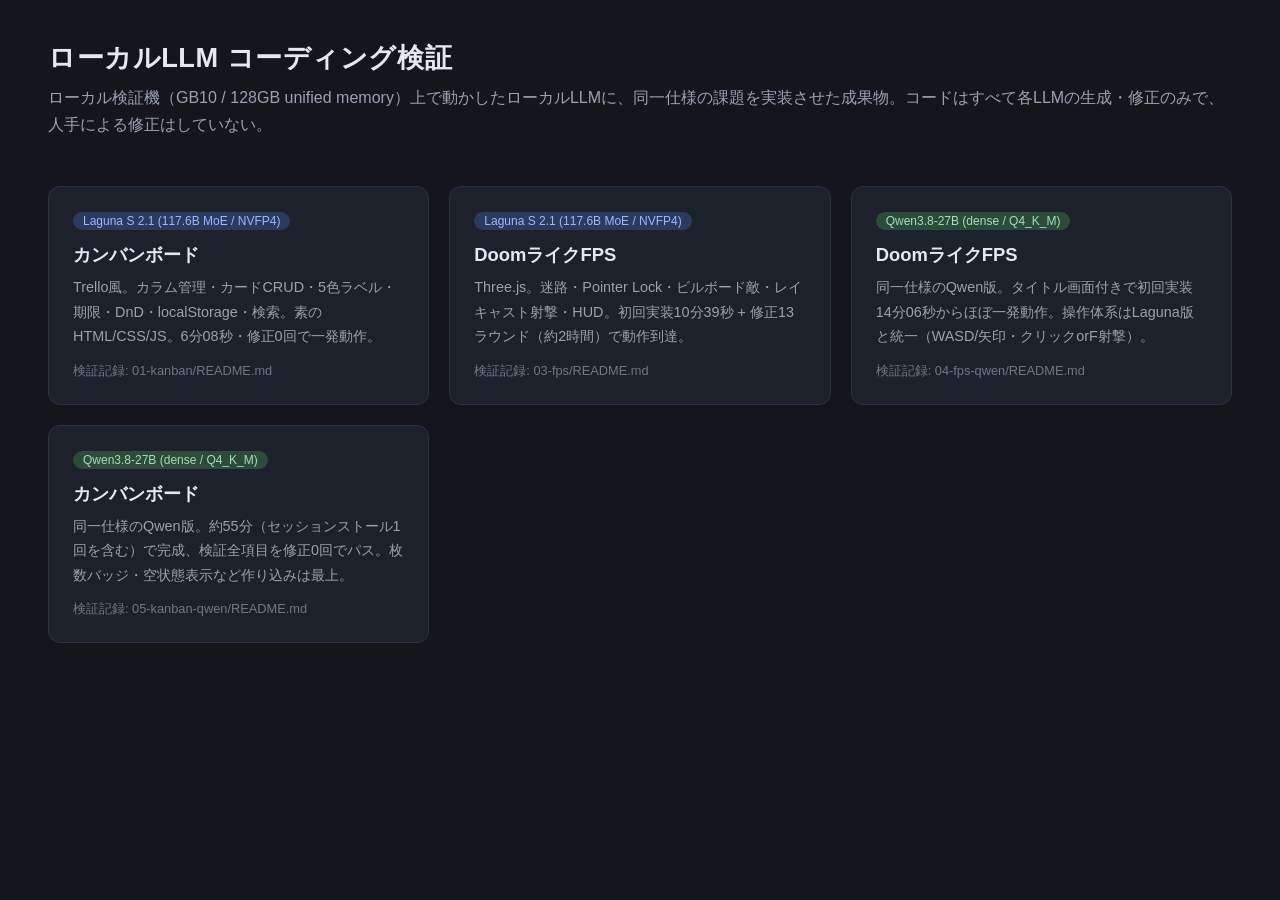
<file: index.html>
<!DOCTYPE html>
<html lang="ja">
<head>
<meta charset="UTF-8">
<meta name="viewport" content="width=device-width, initial-scale=1.0">
<title>ローカルLLM コーディング検証</title>
<style>
  * { margin: 0; padding: 0; box-sizing: border-box; }
  body { font-family: "Hiragino Sans", "Noto Sans JP", sans-serif; background: #14161c; color: #e6e8ee; min-height: 100vh; }
  header { padding: 40px 48px 8px; }
  h1 { font-size: 1.7rem; letter-spacing: .02em; }
  header p { color: #9aa1b0; margin-top: 8px; line-height: 1.7; }
  main { padding: 24px 48px 56px; max-width: 1600px; }
  .grid { display: grid; grid-template-columns: repeat(auto-fit, minmax(320px, 1fr)); gap: 20px; margin-top: 16px; }
  .card { display: block; background: #1d212b; border: 1px solid #2c3240; border-radius: 12px; padding: 24px; text-decoration: none; color: inherit; transition: border-color .15s, transform .15s; }
  .card:hover { border-color: #5b7cfa; transform: translateY(-2px); }
  .tag { display: inline-block; font-size: .75rem; padding: 2px 10px; border-radius: 999px; margin-bottom: 12px; }
  .laguna { background: #2b3a5e; color: #9db8ff; }
  .qwen { background: #2e4a3a; color: #9fe0b8; }
  .card h2 { font-size: 1.15rem; margin-bottom: 8px; }
  .card p { color: #9aa1b0; font-size: .9rem; line-height: 1.7; }
  .readme { margin-top: 14px; font-size: .8rem; color: #6f7789; }
</style>
</head>
<body>
<header>
  <h1>ローカルLLM コーディング検証</h1>
  <p>ローカル検証機（GB10 / 128GB unified memory）上で動かしたローカルLLMに、同一仕様の課題を実装させた成果物。コードはすべて各LLMの生成・修正のみで、人手による修正はしていない。</p>
</header>
<main>
  <div class="grid">
    <a class="card" href="01-kanban/">
      <span class="tag laguna">Laguna S 2.1 (117.6B MoE / NVFP4)</span>
      <h2>カンバンボード</h2>
      <p>Trello風。カラム管理・カードCRUD・5色ラベル・期限・DnD・localStorage・検索。素のHTML/CSS/JS。6分08秒・修正0回で一発動作。</p>
      <div class="readme">検証記録: 01-kanban/README.md</div>
    </a>
    <a class="card" href="03-fps/">
      <span class="tag laguna">Laguna S 2.1 (117.6B MoE / NVFP4)</span>
      <h2>DoomライクFPS</h2>
      <p>Three.js。迷路・Pointer Lock・ビルボード敵・レイキャスト射撃・HUD。初回実装10分39秒 + 修正13ラウンド（約2時間）で動作到達。</p>
      <div class="readme">検証記録: 03-fps/README.md</div>
    </a>
    <a class="card" href="04-fps-qwen/">
      <span class="tag qwen">Qwen3.8-27B (dense / Q4_K_M)</span>
      <h2>DoomライクFPS</h2>
      <p>同一仕様のQwen版。タイトル画面付きで初回実装14分06秒からほぼ一発動作。操作体系はLaguna版と統一（WASD/矢印・クリックorF射撃）。</p>
      <div class="readme">検証記録: 04-fps-qwen/README.md</div>
    </a>
    <a class="card" href="05-kanban-qwen/">
      <span class="tag qwen">Qwen3.8-27B (dense / Q4_K_M)</span>
      <h2>カンバンボード</h2>
      <p>同一仕様のQwen版。約55分（セッションストール1回を含む）で完成、検証全項目を修正0回でパス。枚数バッジ・空状態表示など作り込みは最上。</p>
      <div class="readme">検証記録: 05-kanban-qwen/README.md</div>
    </a>
  </div>
</main>
</body>
</html>
</file>
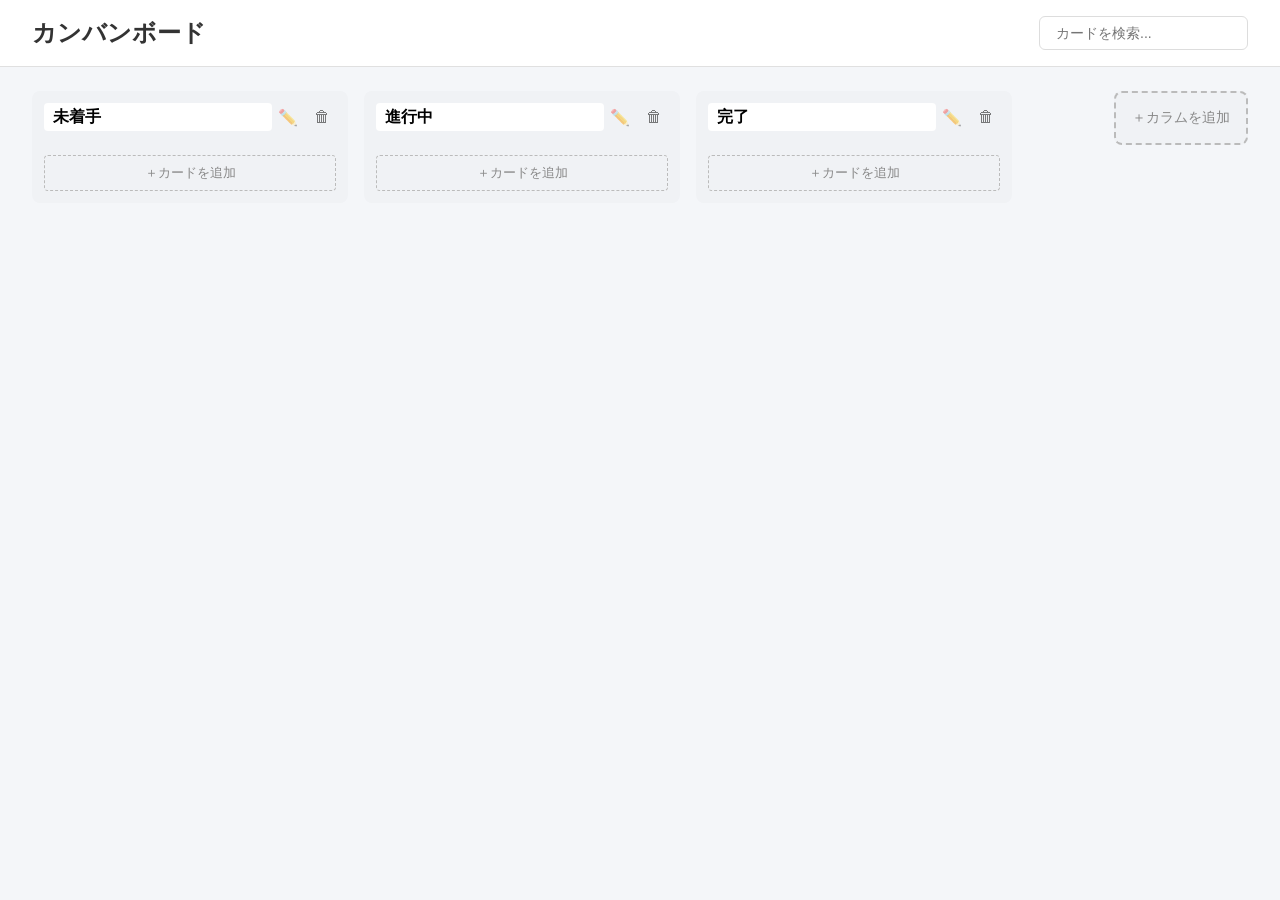
<file: 01-kanban/index.html>
<!DOCTYPE html>
<html lang="ja">
<head>
    <meta charset="UTF-8">
    <meta name="viewport" content="width=device-width, initial-scale=1.0">
    <title>カンバンボード</title>
    <link rel="stylesheet" href="style.css">
</head>
<body>
    <header class="header">
        <h1>カンバンボード</h1>
        <input type="text" id="searchBox" placeholder="カードを検索..." class="search-box">
    </header>

    <main class="board-container">
        <div class="columns" id="columns">
            <!-- Columns will be dynamically added here -->
        </div>
        <button id="addColumnBtn" class="add-column-btn">＋カラムを追加</button>
    </main>

    <!-- Column dialog -->
    <dialog id="columnDialog" class="dialog">
        <form method="dialog" class="dialog-form">
            <h2 id="columnDialogTitle">カラムを追加</h2>
            <input type="text" id="columnNameInput" placeholder="カラム名" class="dialog-input">
            <div class="dialog-actions">
                <button type="button" id="columnCancelBtn" class="btn btn-secondary">キャンセル</button>
                <button type="submit" id="columnSubmitBtn" class="btn btn-primary">OK</button>
            </div>
        </form>
    </dialog>

    <!-- Card dialog -->
    <dialog id="cardDialog" class="dialog">
        <form method="dialog" class="dialog-form">
            <h2 id="cardDialogTitle">カードを追加</h2>
            <input type="text" id="cardTitleInput" placeholder="タイトル" class="dialog-input">
            <textarea id="cardDescriptionInput" placeholder="詳細説明" class="dialog-textarea"></textarea>
            <div class="label-selector">
                <span>ラベル色:</span>
                <button type="button" class="label-option" data-label="label-red" data-label-name="赤">赤</button>
                <button type="button" class="label-option" data-label="label-orange" data-label-name="橙">橙</button>
                <button type="button" class="label-option" data-label="label-yellow" data-label-name="黄">黄</button>
                <button type="button" class="label-option" data-label="label-green" data-label-name="緑">緑</button>
                <button type="button" class="label-option" data-label="label-blue" data-label-name="青">青</button>
            </div>
            <div class="due-date-selector">
                <label>期限日: <input type="date" id="cardDueDateInput"></label>
            </div>
            <div class="dialog-actions">
                <button type="button" id="cardCancelBtn" class="btn btn-secondary">キャンセル</button>
                <button type="submit" id="cardSubmitBtn" class="btn btn-primary">OK</button>
            </div>
        </form>
    </dialog>

    <script src="app.js"></script>
</body>
</html>
</file>
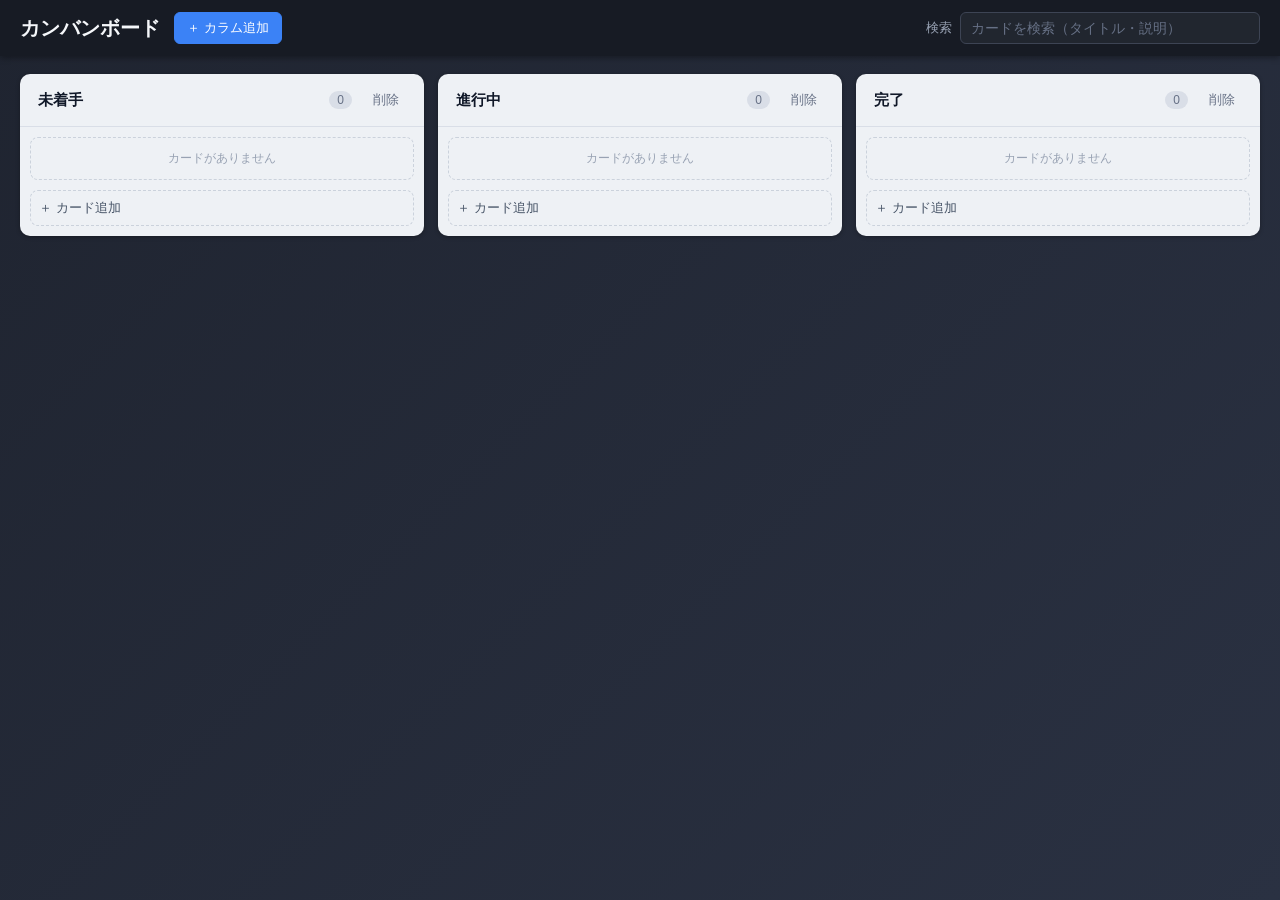
<file: 05-kanban-qwen/index.html>
<!DOCTYPE html>
<html lang="ja">
<head>
<meta charset="UTF-8">
<meta name="viewport" content="width=device-width, initial-scale=1.0">
<title>カンバンボード</title>
<link rel="stylesheet" href="style.css">
</head>
<body>
<header class="app-header">
  <div class="app-title">
    <h1>カンバンボード</h1>
    <button id="add-column-btn" class="btn btn-secondary">＋ カラム追加</button>
  </div>
  <div class="search-box">
    <label for="search-input">検索</label>
    <input type="search" id="search-input" placeholder="カードを検索（タイトル・説明）">
  </div>
</header>

<main id="board" class="board" aria-label="カンバンボード"></main>

<dialog id="card-dialog" class="card-dialog">
  <form id="card-form">
    <input type="hidden" id="card-id">
    <h2 id="card-dialog-title">新規カード</h2>
    <label>タイトル
      <input type="text" id="card-title" required>
    </label>
    <label>詳細説明
      <textarea id="card-desc" rows="4"></textarea>
    </label>
    <label>ラベル色
      <select id="card-label">
        <option value="">なし</option>
      </select>
    </label>
    <label>期限日
      <input type="date" id="card-due">
    </label>
    <div class="dialog-actions">
      <button type="button" class="btn btn-danger" id="card-delete-btn">削除</button>
      <button type="button" class="btn" id="card-cancel-btn">キャンセル</button>
      <button type="submit" class="btn btn-primary">保存</button>
    </div>
  </form>
</dialog>

<script src="app.js"></script>
</body>
</html>
</file>
<file: 01-kanban/style.css>
* {
    margin: 0;
    padding: 0;
    box-sizing: border-box;
}

body {
    font-family: -apple-system, BlinkMacSystemFont, 'Segoe UI', Roboto, 'Helvetica Neue', Arial, sans-serif;
    background: #f4f6f9;
    color: #333;
    min-height: 100vh;
}

.header {
    display: flex;
    align-items: center;
    justify-content: space-between;
    padding: 16px 32px;
    background: #fff;
    border-bottom: 1px solid #e0e0e0;
    gap: 16px;
}

.header h1 {
    font-size: 24px;
    font-weight: 600;
}

.search-box {
    padding: 8px 16px;
    border: 1px solid #ddd;
    border-radius: 6px;
    font-size: 14px;
    min-width: 200px;
}

.board-container {
    display: flex;
    gap: 16px;
    padding: 24px 32px;
    overflow-x: auto;
    align-items: flex-start;
    min-height: calc(100vh - 80px);
}

.columns {
    display: flex;
    gap: 16px;
    flex: 1;
    min-width: fit-content;
}

.column {
    background: #f0f2f5;
    border-radius: 8px;
    padding: 12px;
    min-width: 280px;
    max-width: 320px;
    display: flex;
    flex-direction: column;
    gap: 8px;
}

.column-header {
    display: flex;
    align-items: center;
    justify-content: space-between;
    margin-bottom: 8px;
}

.column-title {
    font-size: 16px;
    font-weight: 600;
    flex: 1;
    padding: 4px 8px;
    border: 1px solid transparent;
    border-radius: 4px;
}

.column-title:focus {
    outline: 2px solid #007bff;
    border-color: #007bff;
}

.column-menu {
    display: flex;
    gap: 4px;
}

.column-menu button {
    background: none;
    border: none;
    font-size: 16px;
    cursor: pointer;
    padding: 2px 6px;
    border-radius: 4px;
    opacity: 0.5;
    transition: opacity 0.2s;
}

.column-menu button:hover {
    opacity: 1;
    background: #e0e0e0;
}

.cards-container {
    display: flex;
    flex-direction: column;
    gap: 8px;
    flex: 1;
    min-height: 0;
}

.card {
    background: #fff;
    border-radius: 6px;
    padding: 12px;
    border-left: 4px solid #ccc;
    cursor: grab;
    transition: box-shadow 0.2s;
}

.card:hover {
    box-shadow: 0 2px 8px rgba(0,0,0,0.15);
}

.card.dragging {
    opacity: 0.5;
}

.card-header {
    display: flex;
    justify-content: space-between;
    align-items: flex-start;
    margin-bottom: 4px;
}

.card-title {
    font-size: 14px;
    font-weight: 600;
    flex: 1;
    word-break: break-word;
}

.card-title.edit-input {
    width: 100%;
    font-size: 14px;
    border: 1px solid #ddd;
    border-radius: 4px;
    padding: 4px;
}

.card-description {
    font-size: 12px;
    color: #666;
    margin-bottom: 8px;
    word-break: break-word;
}

.card-description.edit-textarea {
    width: 100%;
    font-size: 12px;
    border: 1px solid #ddd;
    border-radius: 4px;
    padding: 4px;
    resize: vertical;
    min-height: 60px;
}

.card-footer {
    display: flex;
    justify-content: space-between;
    align-items: center;
}

.card-actions {
    display: flex;
    gap: 4px;
}

.card-actions button {
    background: none;
    border: none;
    font-size: 14px;
    cursor: pointer;
    padding: 2px 6px;
    border-radius: 4px;
}

.card-due-date {
    font-size: 11px;
    color: #888;
}

.card.overdue .card-due-date {
    color: #e53935;
    font-weight: bold;
}

.card.overdue {
    background: #fff5f5;
    border-left-color: #e53935;
}

.card-label {
    display: inline-block;
    width: 12px;
    height: 12px;
    border-radius: 50%;
    margin-right: 4px;
}

.label-red { background: #e53935; }
.label-orange { background: #fb8c00; }
.label-yellow { background: #fdd835; }
.label-green { background: #43a047; }
.label-blue { background: #1e88e5; }

.column-label {
    display: flex;
    align-items: center;
    gap: 4px;
    font-size: 11px;
    color: #666;
    margin-bottom: 4px;
}

.add-card-btn {
    background: none;
    border: 1px dashed #bbb;
    border-radius: 4px;
    padding: 8px;
    font-size: 13px;
    color: #888;
    cursor: pointer;
    text-align: center;
    transition: all 0.2s;
}

.add-card-btn:hover {
    background: #e0e0e0;
    color: #333;
}

.add-column-btn {
    background: #f0f2f5;
    border: 2px dashed #bbb;
    border-radius: 8px;
    padding: 16px;
    font-size: 14px;
    color: #888;
    cursor: pointer;
    text-align: center;
    min-width: 100px;
    align-self: flex-start;
    transition: all 0.2s;
}

.add-column-btn:hover {
    background: #e0e0e0;
    color: #333;
    border-color: #999;
}

.dialog {
    border: none;
    border-radius: 8px;
    padding: 0;
}

.dialog::backdrop {
    background: rgba(0,0,0,0.5);
}

.dialog-form {
    padding: 20px;
    display: flex;
    flex-direction: column;
    gap: 12px;
}

.dialog h2 {
    font-size: 18px;
    margin-bottom: 8px;
}

.dialog-input {
    padding: 8px 12px;
    border: 1px solid #ddd;
    border-radius: 6px;
    font-size: 14px;
}

.dialog-textarea {
    padding: 8px 12px;
    border: 1px solid #ddd;
    border-radius: 6px;
    font-size: 14px;
    resize: vertical;
    min-height: 100px;
}

.label-selector {
    display: flex;
    gap: 6px;
    align-items: center;
    flex-wrap: wrap;
}

.label-option {
    border: 2px solid transparent;
    border-radius: 50%;
    width: 28px;
    height: 28px;
    cursor: pointer;
    font-size: 10px;
    display: flex;
    align-items: center;
    justify-content: center;
    opacity: 0.4;
    transition: all 0.2s;
}

.label-option.selected {
    opacity: 1;
    transform: scale(1.2);
}

.label-option.label-red { background: #e53935; }
.label-option.label-orange { background: #fb8c00; }
.label-option.label-yellow { background: #fdd835; }
.label-option.label-green { background: #43a047; }
.label-option.label-blue { background: #1e88e5; }

.due-date-selector {
    display: flex;
    align-items: center;
    gap: 8px;
}

.due-date-selector input {
    border: 1px solid #ddd;
    border-radius: 4px;
    padding: 4px 8px;
    font-size: 13px;
}

.dialog-actions {
    display: flex;
    justify-content: flex-end;
    gap: 8px;
    margin-top: 8px;
}

.btn {
    padding: 8px 16px;
    border: none;
    border-radius: 6px;
    font-size: 14px;
    cursor: pointer;
    transition: background 0.2s;
}

.btn-primary {
    background: #007bff;
    color: #fff;
}

.btn-primary:hover {
    background: #0069d9;
}

.btn-secondary {
    background: #f0f0f0;
    color: #555;
}

.btn-secondary:hover {
    background: #e0e0e0;
}
</file>
<file: 05-kanban-qwen/style.css>
* {
  box-sizing: border-box;
}

html,
body {
  margin: 0;
  height: 100%;
}

body {
  font-family: "Hiragino Kaku Gothic ProN", "Hiragino Sans", "Yu Gothic", Meiryo, sans-serif;
  background: linear-gradient(135deg, #1f2430 0%, #2a3142 100%);
  color: #1f2933;
  display: flex;
  flex-direction: column;
}

.app-header {
  display: flex;
  flex-wrap: wrap;
  gap: 12px;
  align-items: center;
  justify-content: space-between;
  padding: 12px 20px;
  background: #171b24;
  color: #f5f7fa;
  box-shadow: 0 2px 6px rgba(0, 0, 0, 0.35);
}

.app-title {
  display: flex;
  align-items: center;
  gap: 14px;
}

.app-title h1 {
  margin: 0;
  font-size: 20px;
  font-weight: 700;
}

.btn {
  border: 1px solid #cbd2dc;
  background: #fff;
  color: #1f2933;
  border-radius: 6px;
  padding: 6px 12px;
  font-size: 13px;
  cursor: pointer;
}

.btn:hover {
  background: #eef1f5;
}

.btn-secondary {
  background: #3b82f6;
  border-color: #3b82f6;
  color: #fff;
}

.btn-secondary:hover {
  background: #2563eb;
}

.btn-primary {
  background: #3b82f6;
  border-color: #3b82f6;
  color: #fff;
}

.btn-primary:hover {
  background: #2563eb;
}

.btn-danger {
  background: #e5484d;
  border-color: #e5484d;
  color: #fff;
}

.btn-danger:hover {
  background: #d03a3f;
}

.btn-ghost {
  background: transparent;
  border-color: transparent;
  color: #667085;
}

.btn-ghost:hover {
  background: #eef1f5;
  color: #1f2933;
}

.search-box {
  display: flex;
  align-items: center;
  gap: 8px;
}

.search-box label {
  font-size: 13px;
  color: #98a2b3;
}

.search-box input {
  width: 300px;
  max-width: 60vw;
  padding: 7px 10px;
  border: 1px solid #3d4454;
  border-radius: 6px;
  background: #21262f;
  color: #f5f7fa;
  font-size: 14px;
}

.search-box input::placeholder {
  color: #667085;
}

.board {
  flex: 1;
  min-height: 0;
  display: flex;
  align-items: flex-start;
  gap: 14px;
  padding: 18px 20px 24px;
  overflow-x: auto;
  overflow-y: hidden;
}

.column {
  flex: 1 1 300px;
  max-width: 440px;
  min-width: 280px;
  display: flex;
  flex-direction: column;
  max-height: 100%;
  background: #eef1f5;
  border-radius: 10px;
  box-shadow: 0 1px 4px rgba(0, 0, 0, 0.3);
}

.column-header {
  display: flex;
  align-items: center;
  gap: 8px;
  padding: 10px 12px;
  border-bottom: 1px solid #d9dee7;
}

.column-header .column-title {
  flex: 1;
  font-size: 15px;
  font-weight: 700;
  color: #101828;
  background: transparent;
  border: none;
  padding: 4px 6px;
  border-radius: 4px;
  width: 100%;
}

.column-header .column-title:focus {
  outline: none;
  background: #fff;
  box-shadow: 0 0 0 2px #3b82f6;
}

.column-count {
  font-size: 12px;
  color: #667085;
  background: #d9dee7;
  border-radius: 10px;
  padding: 2px 8px;
  flex-shrink: 0;
}

.column-menu {
  display: flex;
  gap: 2px;
  flex-shrink: 0;
}

.column-body {
  flex: 1;
  min-height: 60px;
  overflow-y: auto;
  padding: 10px;
  display: flex;
  flex-direction: column;
  gap: 8px;
}

.column-body.drag-over {
  background: #e3e9f2;
  border-radius: 0 0 10px 10px;
  outline: 2px dashed #3b82f6;
  outline-offset: -4px;
}

.card {
  position: relative;
  background: #fff;
  border: 1px solid #d9dee7;
  border-radius: 8px;
  padding: 10px 12px 12px 18px;
  cursor: grab;
  box-shadow: 0 1px 2px rgba(0, 0, 0, 0.1);
}

.card:hover {
  box-shadow: 0 2px 6px rgba(0, 0, 0, 0.15);
}

.card:active {
  cursor: grabbing;
}

.card.dragging {
  opacity: 0.45;
}

.card-label-color {
  position: absolute;
  left: 0;
  top: 0;
  bottom: 0;
  width: 6px;
  border-radius: 8px 0 0 8px;
}

.label-red {
  background: #e5484d;
}

.label-orange {
  background: #f79009;
}

.label-green {
  background: #12b76a;
}

.label-blue {
  background: #3b82f6;
}

.label-purple {
  background: #8b5cf6;
}

.card-title {
  font-size: 14px;
  font-weight: 600;
  color: #101828;
  margin-bottom: 4px;
  word-break: break-word;
}

.card-desc {
  font-size: 12px;
  color: #475467;
  margin: 0 0 6px;
  white-space: pre-wrap;
  word-break: break-word;
}

.card-footer {
  display: flex;
  align-items: center;
  gap: 8px;
}

.due-date {
  font-size: 11px;
  color: #667085;
  background: #f2f4f7;
  padding: 2px 8px;
  border-radius: 10px;
}

.due-date.overdue {
  background: #fde8e8;
  color: #b42318;
  font-weight: 700;
}

.card-actions {
  margin-left: auto;
  display: flex;
  gap: 2px;
}

.card {
  border-left: none;
}

.card.overdue {
  border: 2px solid #e5484d;
  border-radius: 8px;
  background: #fff5f5;
}

.card.overdue .card-title {
  color: #b42318;
}

.card.hidden {
  display: none;
}

.empty-hint {
  font-size: 12px;
  color: #98a2b3;
  text-align: center;
  padding: 12px 0;
  border: 1px dashed #cbd2dc;
  border-radius: 8px;
}

.column-add-card {
  margin: 0 10px 10px;
  padding: 8px;
  border: 1px dashed #cbd2dc;
  border-radius: 8px;
  background: transparent;
  color: #475467;
  font-size: 13px;
  cursor: pointer;
  text-align: left;
}

.column-add-card:hover {
  background: #fff;
  border-style: solid;
  color: #1f2933;
}

.card-dialog {
  border: none;
  border-radius: 12px;
  padding: 0;
  box-shadow: 0 12px 40px rgba(0, 0, 0, 0.4);
}

.card-dialog::backdrop {
  background: rgba(15, 18, 24, 0.55);
}

.card-dialog form {
  padding: 20px 24px 24px;
  width: 420px;
  max-width: 92vw;
  display: flex;
  flex-direction: column;
  gap: 12px;
}

.card-dialog h2 {
  margin: 0 0 4px;
  font-size: 17px;
  color: #101828;
}

.card-dialog label {
  display: flex;
  flex-direction: column;
  gap: 5px;
  font-size: 13px;
  font-weight: 600;
  color: #475467;
}

.card-dialog input,
.card-dialog textarea,
.card-dialog select {
  font-size: 14px;
  padding: 8px 10px;
  border: 1px solid #cbd2dc;
  border-radius: 6px;
  font-family: inherit;
  color: #1f2933;
}

.card-dialog textarea {
  resize: vertical;
}

.dialog-actions {
  display: flex;
  justify-content: space-between;
  gap: 8px;
  margin-top: 6px;
}

.dialog-actions .btn-danger {
  visibility: hidden;
}

.dialog-actions .btn-danger.visible {
  visibility: visible;
}

@media (max-width: 720px) {
  .board {
    flex-direction: column;
    overflow-x: hidden;
    overflow-y: auto;
  }

  .column {
    max-width: none;
    width: 100%;
    max-height: none;
  }

  .column-body {
    overflow-y: visible;
  }
}
</file>
